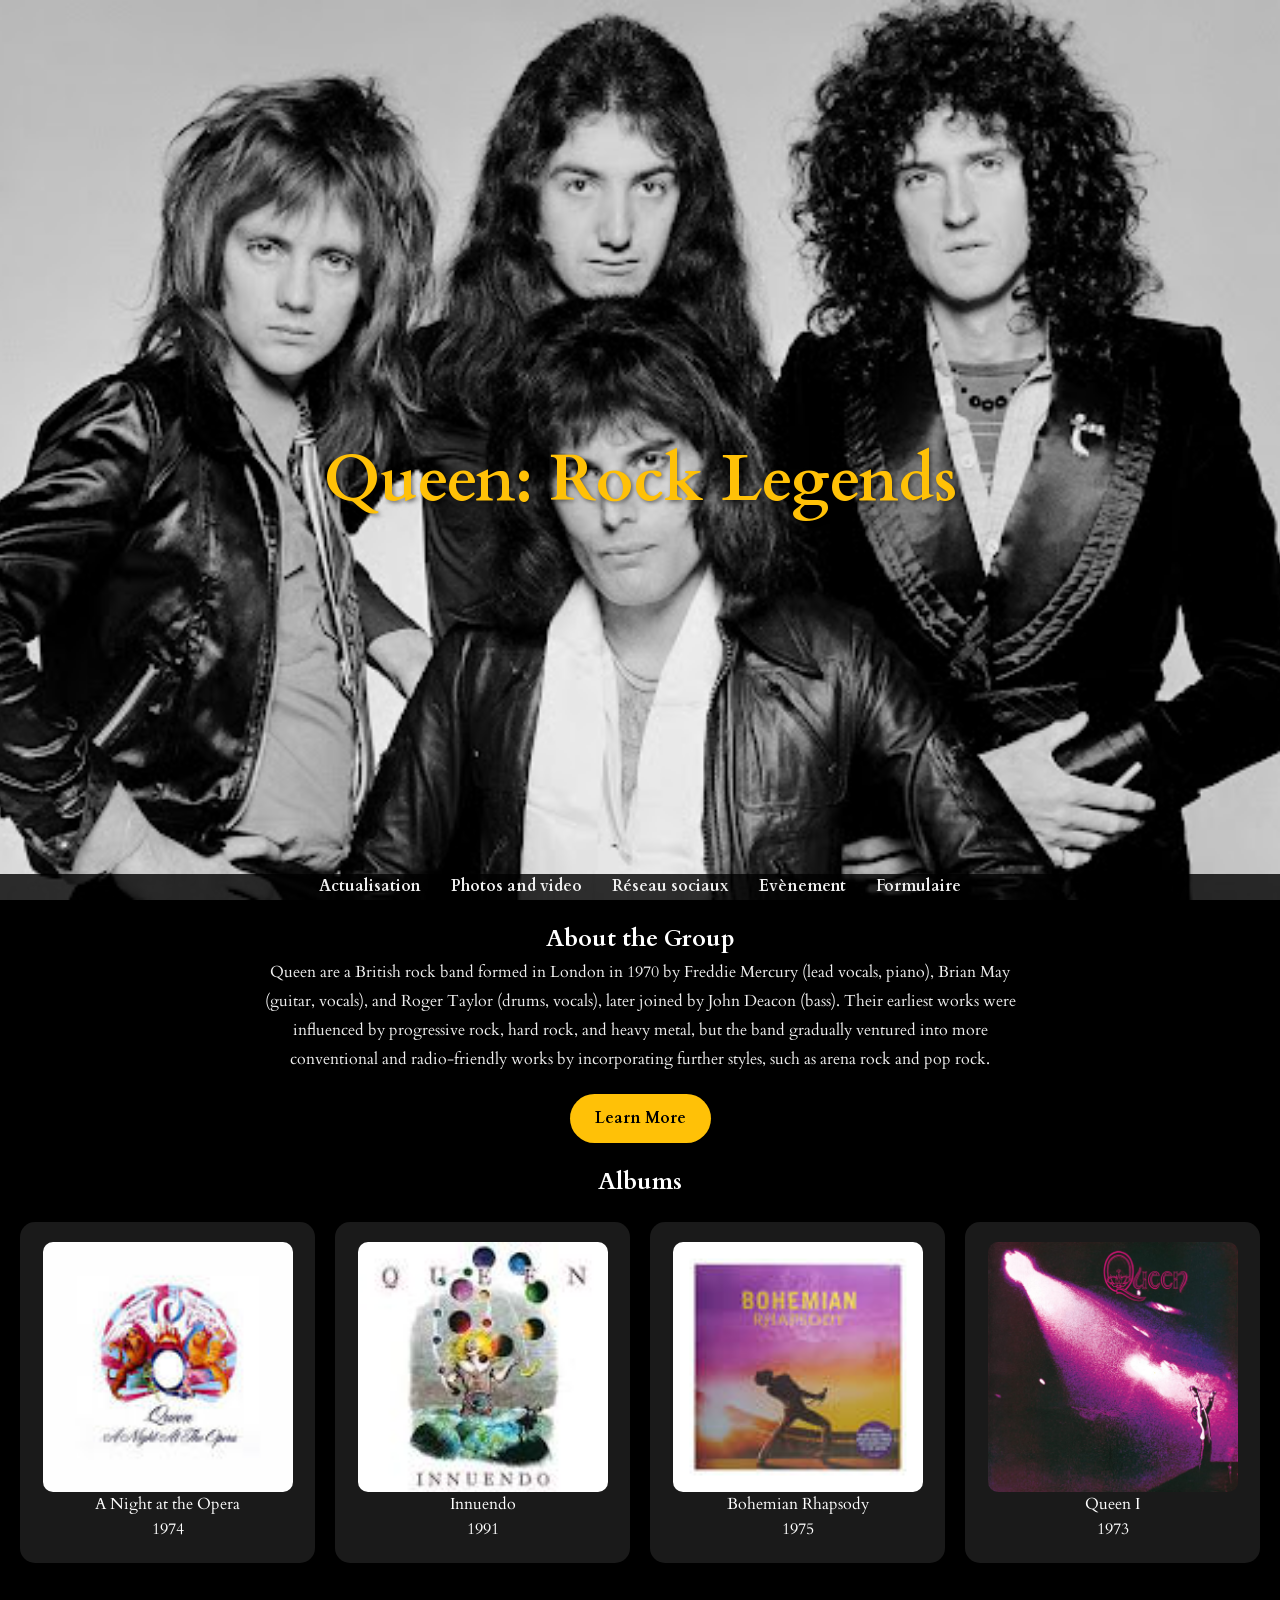
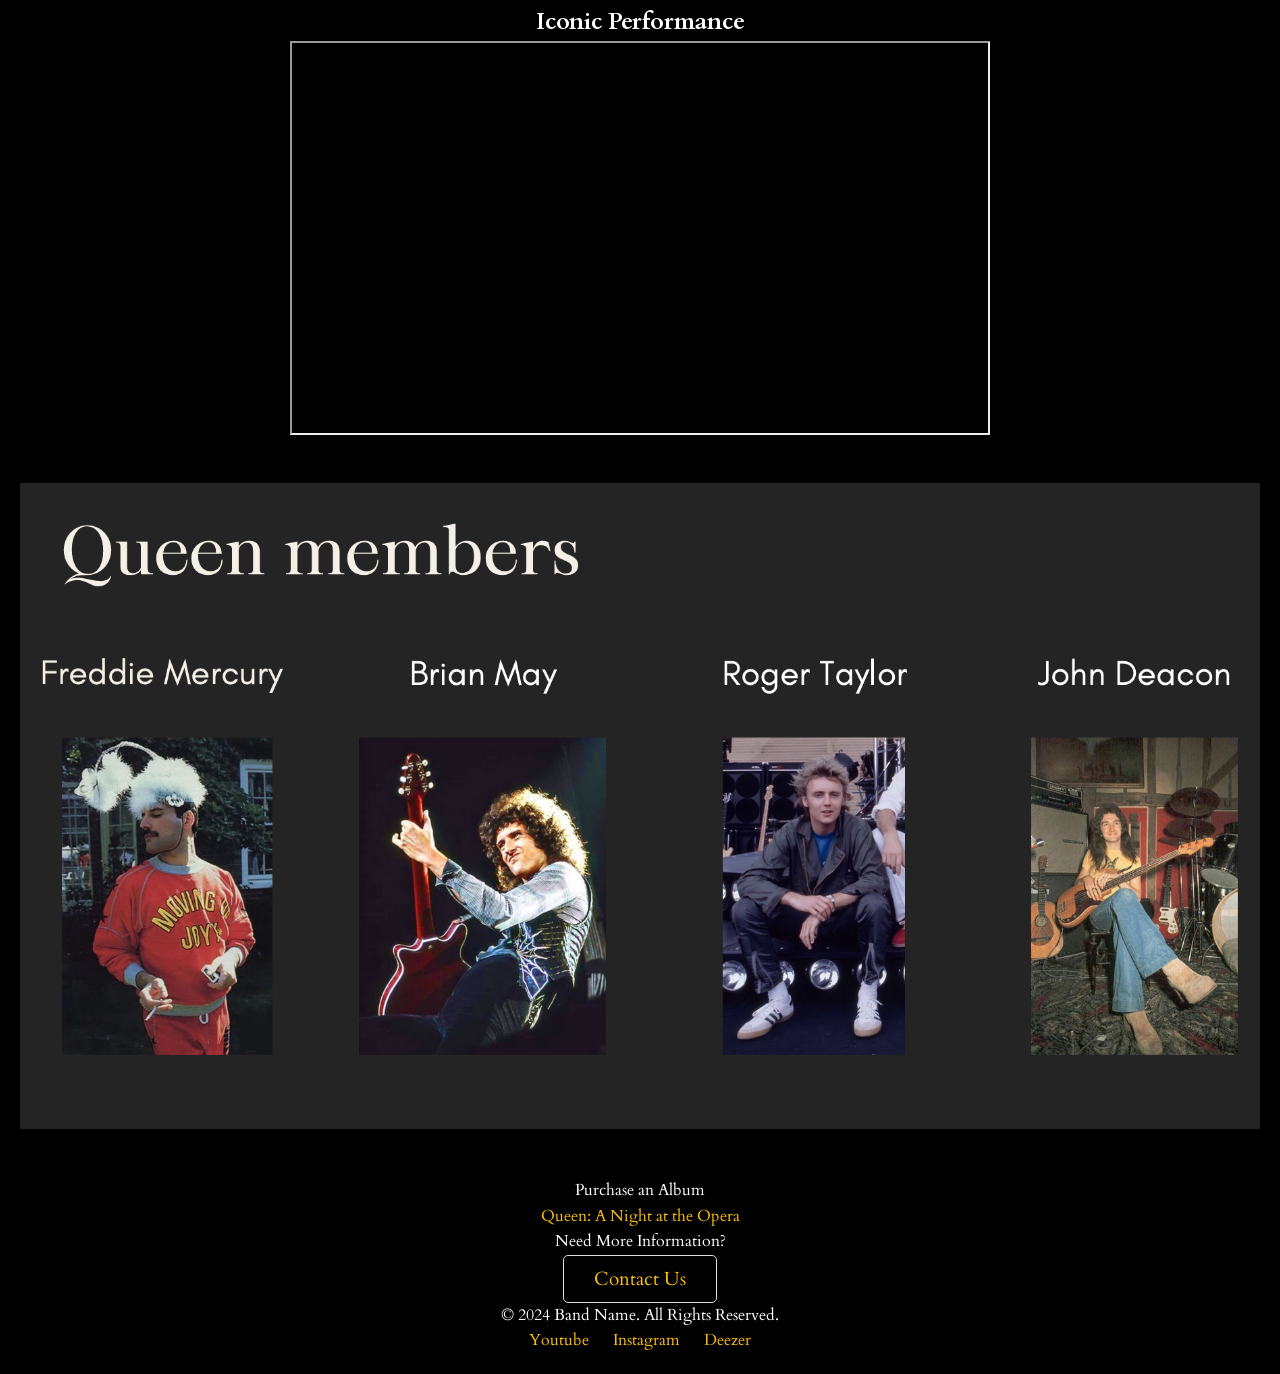
<file: index.html>
<!DOCTYPE html>
<html lang="en">
<head>
    <meta charset="UTF-8">
    <meta name="viewport" content="width=device-width, initial-scale=1.0">
    <title>Queen - Legendary Rock Band</title>
    <link rel="preconnect" href="https://fonts.googleapis.com">
    <link rel="preconnect" href="https://fonts.gstatic.com" crossorigin>
    <link href="https://fonts.googleapis.com/css2?family=Cardo:ital,wght@0,400;0,700;1,400&display=swap" rel="stylesheet">
    <link rel="stylesheet" href="./style1.css">
</head>

<body>
    <!-- Header -->
    <header class="header-section">
        <h1>Queen: Rock Legends</h1>
    </header>

    <!-- Nav -->
    <nav class="nav-container">
        <ul class="nav-links">
   
            <li><a href="./actualités.html">Actualisation</a></li>
           <li><a href="./queenphotosandvideos.html">Photos and video</a></li>
            <li><a href="./queensocialmedia.html">Réseau sociaux</a></li>
            <li><a href="./événements passés.html">Evènement</a></li>
            <li><a href="./Formulaire de conctact.html">Formulaire</a></li>
            
        </a></li>

        </ul>
    </nav>
    
    <!-- About -->
    <section class="about-section" id="about">
        <h2>About the Group</h2>
        <p>
            Queen are a British rock band formed in London in 1970 by Freddie Mercury (lead vocals, piano), Brian May (guitar, vocals), and Roger Taylor (drums, vocals), later joined by John Deacon (bass). Their earliest works were influenced by progressive rock, hard rock, and heavy metal, but the band gradually ventured into more conventional and radio-friendly works by incorporating further styles, such as arena rock and pop rock.
        </p>
        <a class="learn-more-btn" href="https://en.wikipedia.org/wiki/Queen_(band)" target="_blank" rel="noopener noreferrer">Learn More</a>
    </section>

    <section class="albums-section" id="albums">
        <h2>Albums</h2>
        <div class="albums-grid">
            <div class="album-card">
                <img src="./q.jpg" alt="A Night at the Opera Album" class="album-cover">
                <div class="album-details">
                    <p class="album-name">A Night at the Opera</p>
                    <p class="album-year">1974</p>
                </div>
            </div>
            <div class="album-card">
                <img src="./qq.jpg" alt="Innuendo Album" class="album-cover">
                <div class="album-details">
                    <p class="album-name">Innuendo</p>
                    <p class="album-year">1991</p>
                </div>
            </div>
            <div class="album-card">
                <img src="./qqqq.jpg" alt="Bohemian Rhapsody Album" class="album-cover">
                <div class="album-details">
                    <p class="album-name">Bohemian Rhapsody</p>
                    <p class="album-year">1975</p>
                </div>
            </div>
            <div class="album-card">
                <img src="./queen-1st-album-1024x1024.jpg" alt="Queen First Album" class="album-cover">
                <div class="album-details">
                    <p class="album-name">Queen I</p>
                    <p class="album-year">1973</p>
                </div>
            </div>
        </div>
    </section>

    <!-- Video  -->
    <section class="video-section" id="video">
        <h2>Iconic Performance</h2>
        <div class="video-container">
            <iframe width="420" height="345" src="https://www.youtube.com/embed/tgbNymZ7vqY">
            </iframe>
        </div>
    </section>

    <!-- Members  -->
    <section class="members-section" id="members">
        
        <img src="./Capture d'écran 2024-11-26 152830.png" alt="Members of the Group" class="members-image">
    </section>

    <!-- Footer  -->
    <footer class="site-footer">
        <p>Purchase an Album</p>
        <a href="https://www.fnac.com/a8932303/Queen-A-night-at-the-opera-Edition-limitee-Vinyle-album" target="_blank" rel="noopener noreferrer">Queen: A Night at the Opera</a>

        <div class="contact-section">
            <p>Need More Information?</p>
            <button class="contact-btn"><a href="#">Contact Us</a></button>

            <p>&copy; 2024 Band Name. All Rights Reserved.</p>
            <div class="social-links">
                <a href="https://www.youtube.com/channel/UCiMhD4jzUqG-IgPzUmmytRQ">Youtube</a>
                <a href="https://www.instagram.com/officialqueenmusic/">Instagram</a>
                <a href="https://www.deezer.com/fr/artist/412">Deezer</a>
            </div>
        </div>
    </footer>
</body>
</html>
</file>
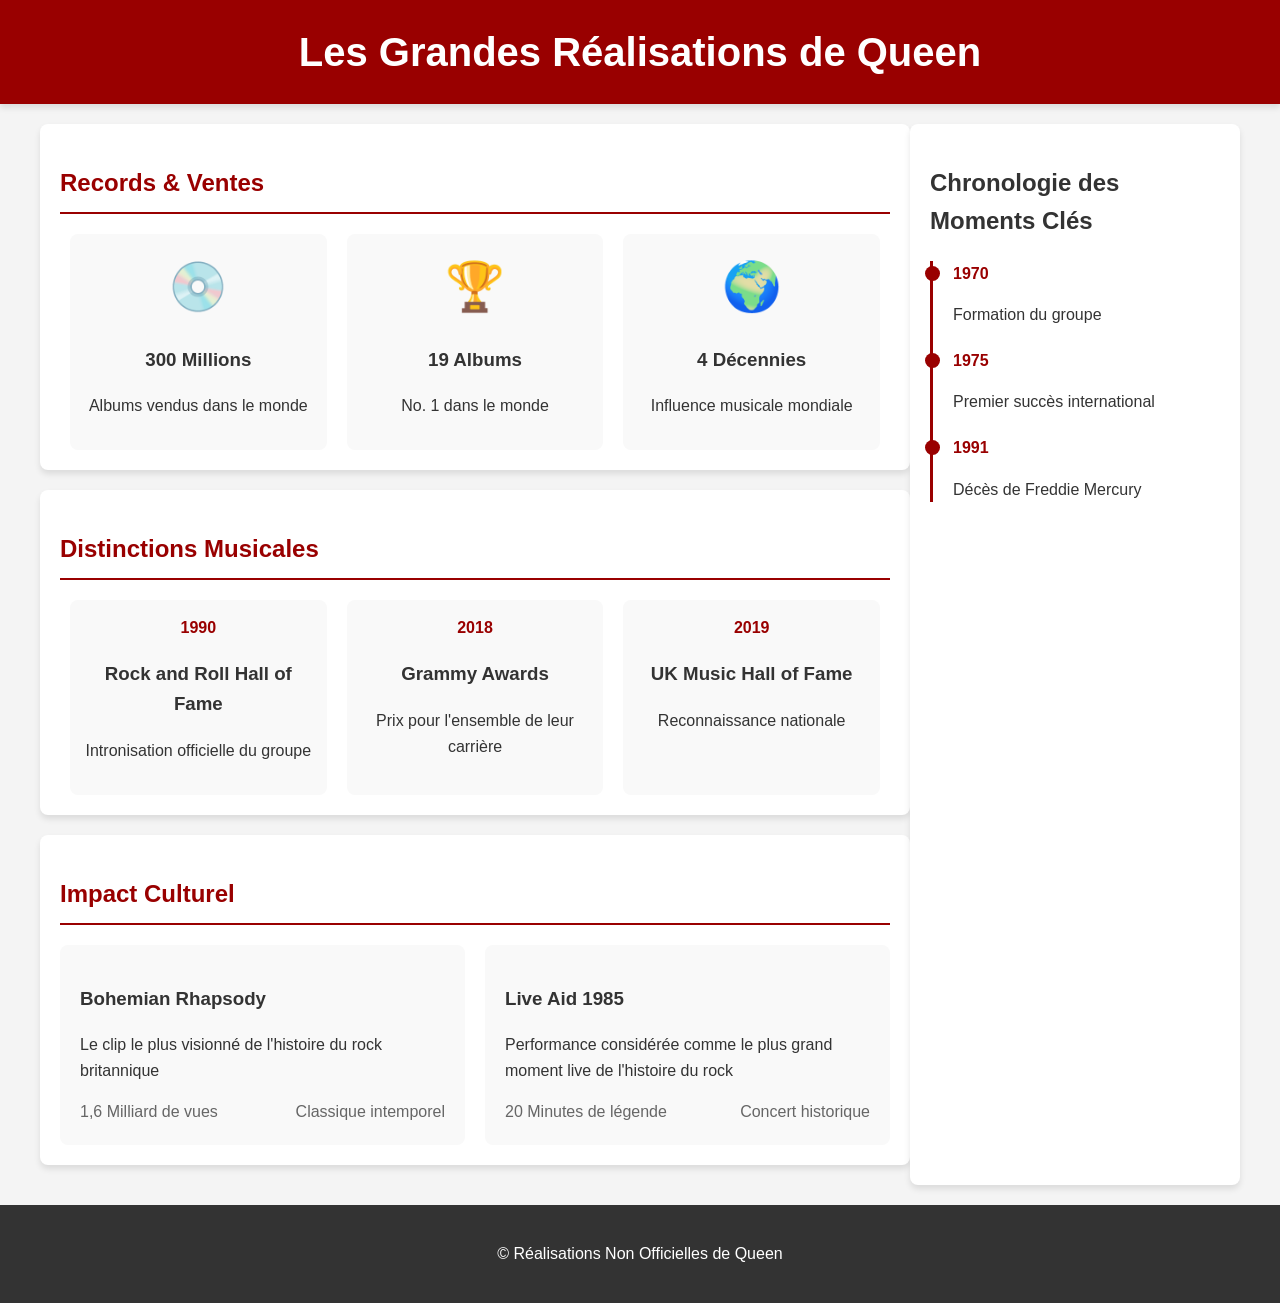
<file: actualités.html>
<!DOCTYPE html>
<html lang="fr">
<head>
    <meta charset="UTF-8">
    <title>Queen - Réalisations et Achievements</title>
    <link rel="stylesheet" href="./realisations-styles.css">
</head>
<body>
    <header>
        <h1>Les Grandes Réalisations de Queen</h1>
    </header>

    <main>
        <section class="achievements-container">
            <div class="achievement-category">
                <h2>Records & Ventes</h2>
                <div class="achievement-grid">
                    <div class="achievement-item">
                        <div class="achievement-icon">💿</div>
                        <h3>300 Millions</h3>
                        <p>Albums vendus dans le monde</p>
                    </div>
                    <div class="achievement-item">
                        <div class="achievement-icon">🏆</div>
                        <h3>19 Albums</h3>
                        <p>No. 1 dans le monde</p>
                    </div>
                    <div class="achievement-item">
                        <div class="achievement-icon">🌍</div>
                        <h3>4 Décennies</h3>
                        <p>Influence musicale mondiale</p>
                    </div>
                </div>
            </div>

            <div class="achievement-category">
                <h2>Distinctions Musicales</h2>
                <div class="achievement-list">
                    <div class="achievement-detail">
                        <span class="year">1990</span>
                        <h3>Rock and Roll Hall of Fame</h3>
                        <p>Intronisation officielle du groupe</p>
                    </div>
                    <div class="achievement-detail">
                        <span class="year">2018</span>
                        <h3>Grammy Awards</h3>
                        <p>Prix pour l'ensemble de leur carrière</p>
                    </div>
                    <div class="achievement-detail">
                        <span class="year">2019</span>
                        <h3>UK Music Hall of Fame</h3>
                        <p>Reconnaissance nationale</p>
                    </div>
                </div>
            </div>

            <div class="achievement-category">
                <h2>Impact Culturel</h2>
                <div class="cultural-impact">
                    <div class="impact-item">
                        <h3>Bohemian Rhapsody</h3>
                        <p>Le clip le plus visionné de l'histoire du rock britannique</p>
                        <div class="impact-stats">
                            <span>1,6 Milliard de vues</span>
                            <span>Classique intemporel</span>
                        </div>
                    </div>
                    <div class="impact-item">
                        <h3>Live Aid 1985</h3>
                        <p>Performance considérée comme le plus grand moment live de l'histoire du rock</p>
                        <div class="impact-stats">
                            <span>20 Minutes de légende</span>
                            <span>Concert historique</span>
                        </div>
                    </div>
                </div>
            </div>
        </section>

        <aside class="timeline">
            <h2>Chronologie des Moments Clés</h2>
            <div class="timeline-events">
                <div class="timeline-event">
                    <span class="event-year">1970</span>
                    <p>Formation du groupe</p>
                </div>
                <div class="timeline-event">
                    <span class="event-year">1975</span>
                    <p>Premier succès international</p>
                </div>
                <div class="timeline-event">
                    <span class="event-year">1991</span>
                    <p>Décès de Freddie Mercury</p>
                </div>
            </div>
        </aside>
    </main>

    <footer>
        <p>© Réalisations Non Officielles de Queen</p>
    </footer>
</body>
</html>
</file>
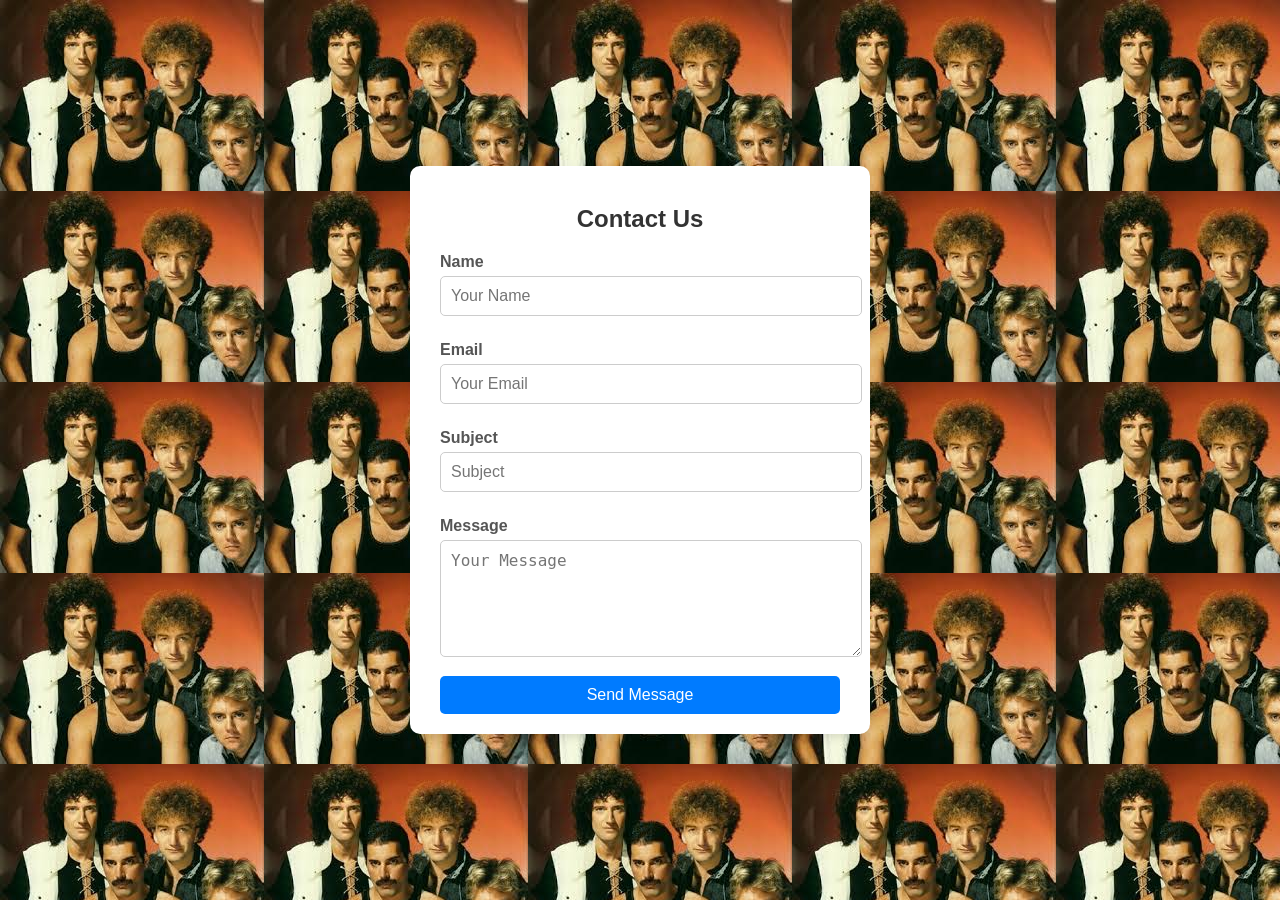
<file: Formulaire de conctact.html>
<!DOCTYPE html>
<html lang="en">
<head>
    <meta charset="UTF-8">
    <meta name="viewport" content="width=device-width, initial-scale=1.0">
    <title>Contact Form</title>
    <link rel="stylesheet" href="./formulaire de conctact.css">
</head>
<body>
    <div class="form-container">
        <h2>Contact Us</h2>
        <form action="submit_form.php" method="post">
            <label for="name">Name</label>
            <input type="text" id="name" name="name" placeholder="Your Name" required>
            <span></span>
            <span></span>
            <span></span>
            
            <label for="email">Email</label>
            <input type="email" id="email" name="email" placeholder="Your Email" required>
            
            <label for="subject">Subject</label>
            <input type="text" id="subject" name="subject" placeholder="Subject" required>
            
            <label for="message">Message</label>
            <textarea id="message" name="message" placeholder="Your Message" rows="5" required></textarea>
            
            <button type="submit">Send Message</button>
        </form>
    </div>
</body>
</html>
</file>
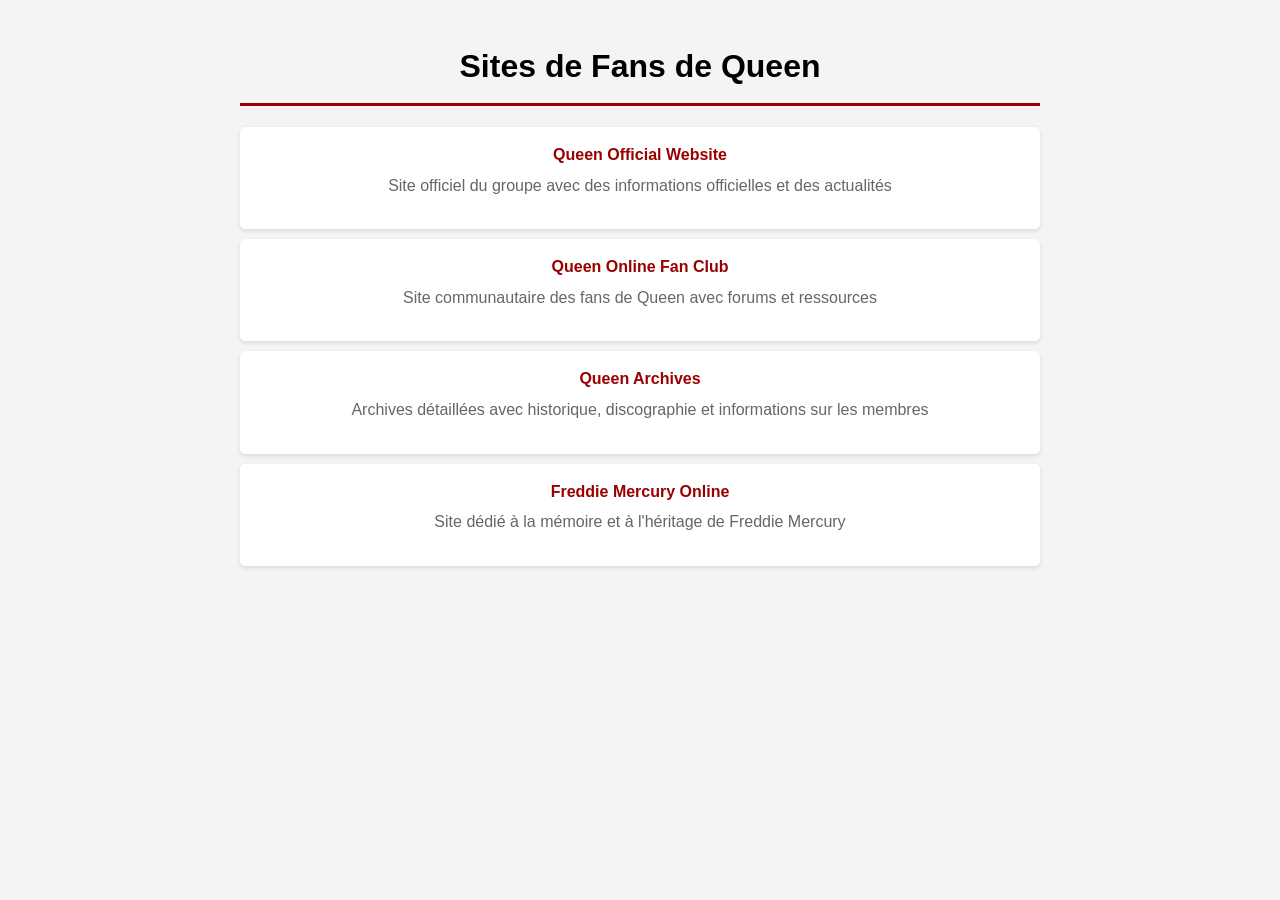
<file: queenotherfanwebsite.html>
<!DOCTYPE html>
<html lang="fr">
<head>
    <meta charset="UTF-8">
    <title>Sites de Fans de Queen</title>
    <link rel="stylesheet" href="./queenotherfanwebsite.css">
</head>
<body>
    <h1>Sites de Fans de Queen</h1>
    <ul class="fan-sites">
        <li>
            <a href="https://queenonline.com/" target="_blank">Queen Official Website</a>
            <p class="site-description">Site officiel du groupe avec des informations officielles et des actualités</p>
        </li>
        <li>
            <a href="https://queenfrancefanclub.fr/" target="_blank">Queen Online Fan Club</a>
            <p class="site-description">Site communautaire des fans de Queen avec forums et ressources</p>
        </li>
        <li>
            <a href="https://queenfanforever.com/" target="_blank">Queen Archives</a>
            <p class="site-description">Archives détaillées avec historique, discographie et informations sur les membres</p>
        </li>
        <li>
            <a href="https://freddiemercuryforever.fr/" target="_blank">Freddie Mercury Online</a>
            <p class="site-description">Site dédié à la mémoire et à l'héritage de Freddie Mercury</p>
        </li>
    </ul>
</body>
</html>
</file>
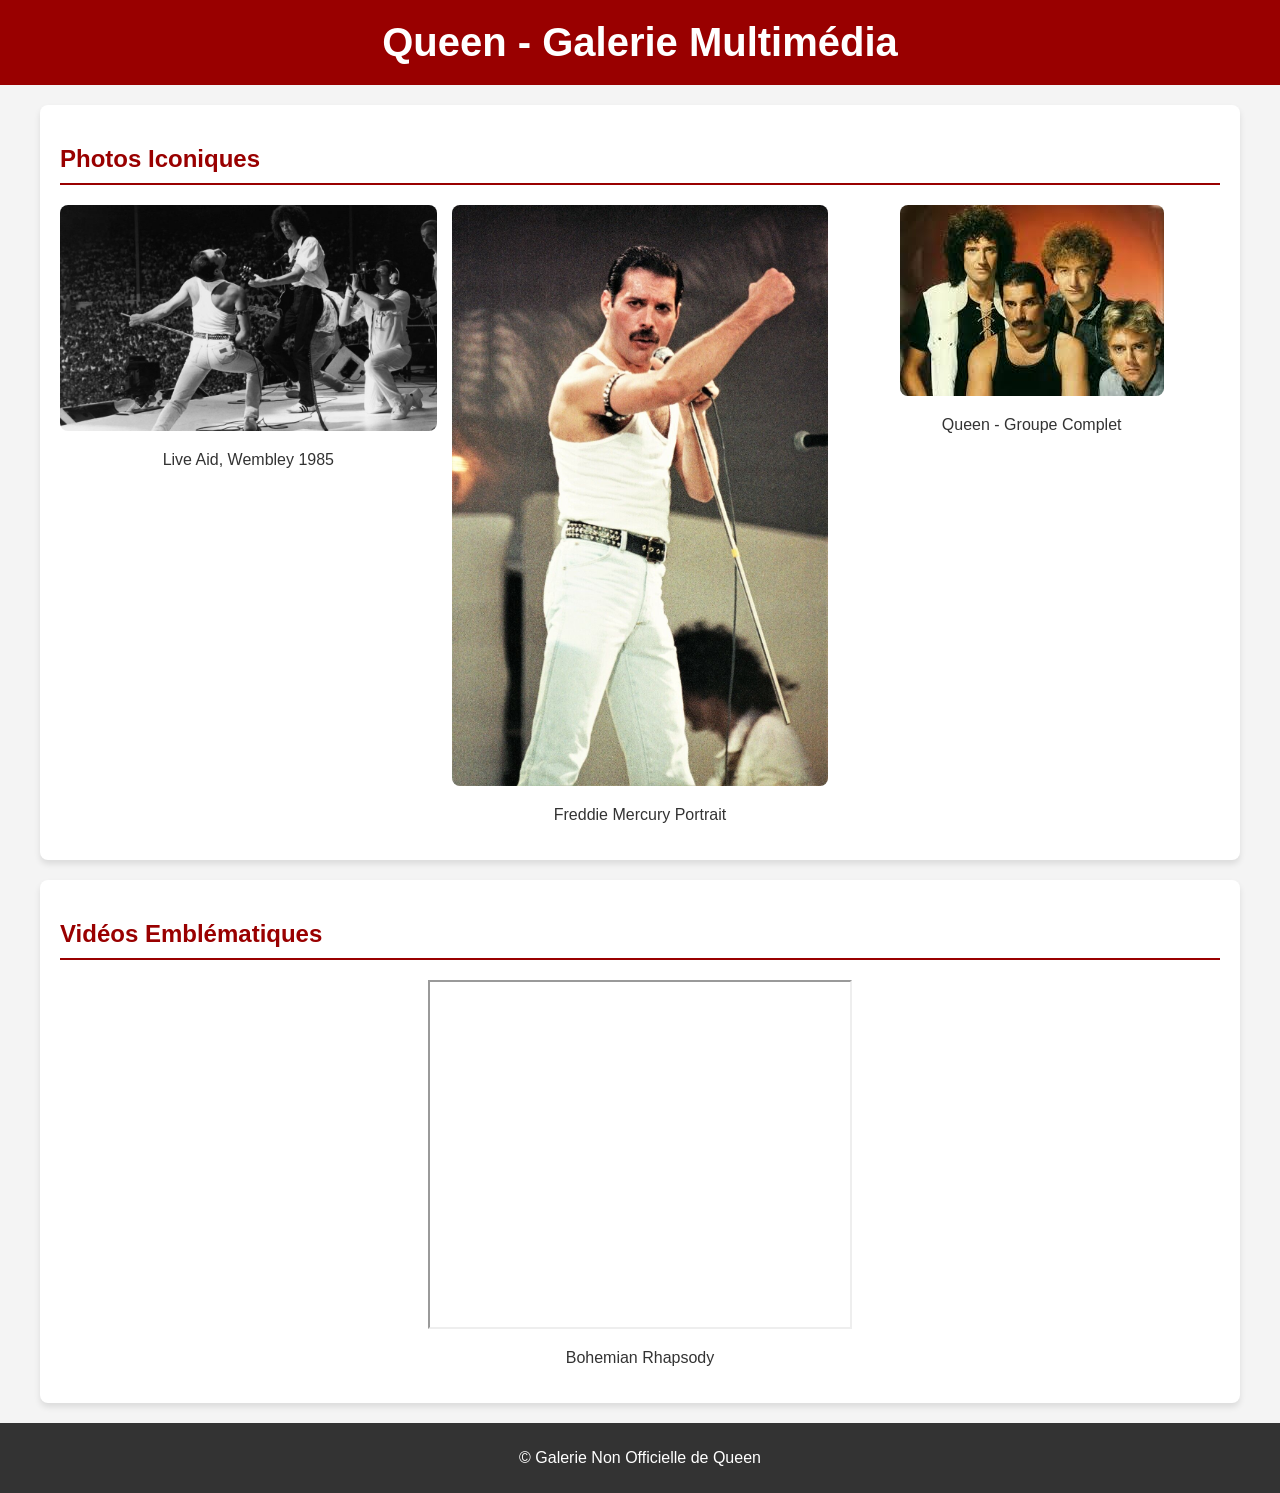
<file: queenphotosandvideos.html>
<!DOCTYPE html>
<html lang="fr">
<head>
    <meta charset="UTF-8">
    <title>Queen - Photos et Vidéos</title>
    <link rel="stylesheet" href="./queenphotosandvideos.css">
</head>
<body>
    <header>
        <h1>Queen - Galerie Multimédia</h1>
    </header>
    
    <main>
        <section class="photos">
            <h2>Photos Iconiques</h2>
            <div class="gallery">
                <div class="gallery-item">
                    <img src="./live-aid-web-optimised-1000.jpg" alt="Queen au Live Aid 1985">
                    <p>Live Aid, Wembley 1985</p>
                </div>
                <div class="gallery-item">
                    <img src="./freddie.jpg" alt="Freddie Mercury portrait">
                    <p>Freddie Mercury Portrait</p>
                </div>
                <div class="gallery-item">
                    <img src="./télécharger (2).jpg" alt="Groupe Queen complet">
                    <p>Queen - Groupe Complet</p>
                </div>
            </div>
        </section>

        <section class="videos">
            <h2>Vidéos Emblématiques</h2>
            <div class="video-container">
                <div class="video-item">
                    <iframe width="420" height="345" src="https://www.youtube.com/embed/tgbNymZ7vqY">
                    </iframe>
                    <p>Bohemian Rhapsody </p>
            
        </section>
    </main>

    <footer>
        <p>© Galerie Non Officielle de Queen</p>
    </footer>
</body>
</html>
</file>
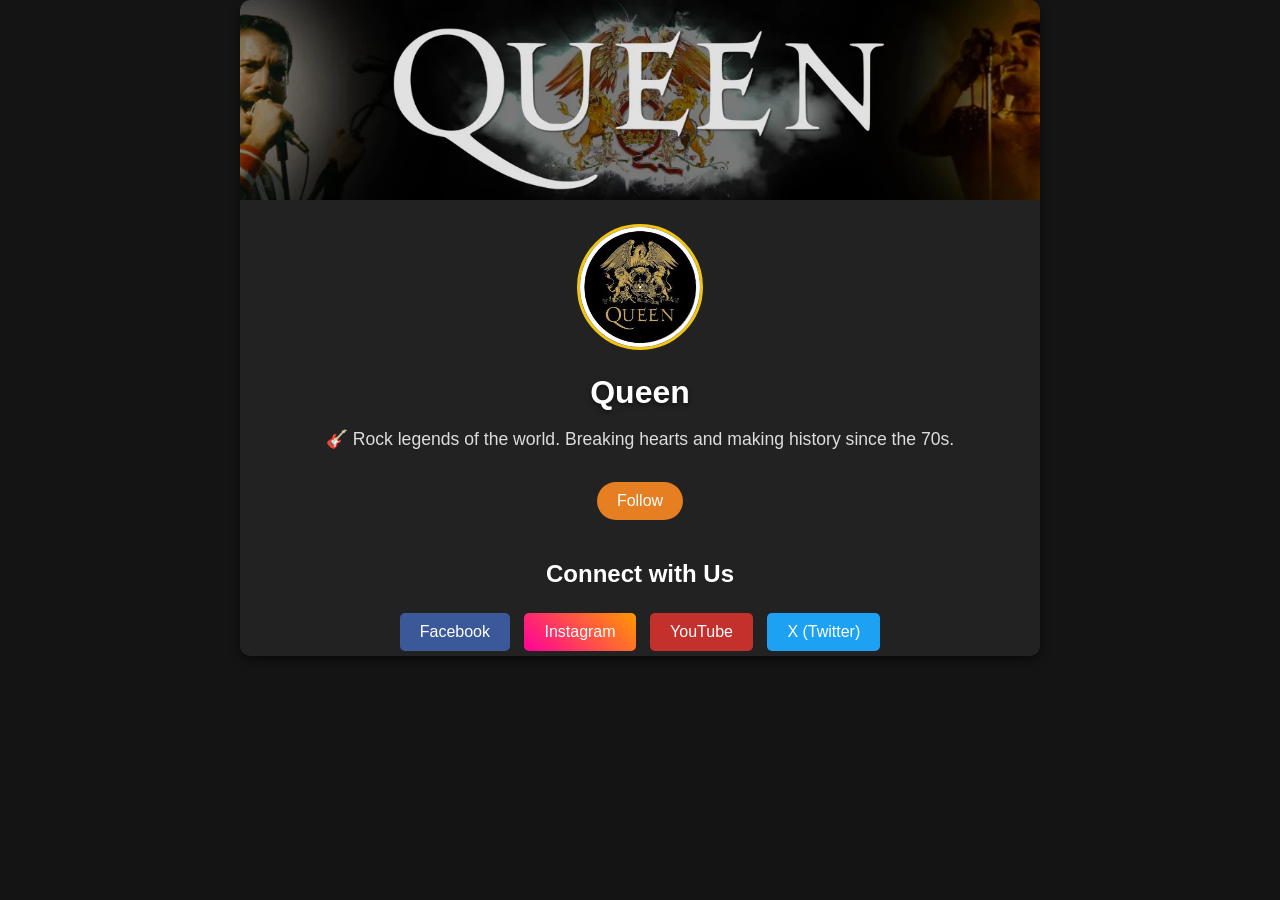
<file: queensocialmedia.html>
<!DOCTYPE html>
<html lang="en">
<head>
    <meta charset="UTF-8">
    <meta name="viewport" content="width=device-width, initial-scale=1.0">
    <title>Queen Band Social Media</title>
    <link rel="stylesheet" href="./queensocialmedia.css">
</head>
<body>
    <div class="band-container">
        <header class="band-header">
            <div class="banner">
                <img src="./queen-band-t-shirts.webp" alt="Queen Banner">
            </div>
            <div class="profile">
                <img src="./logo.jpg" alt="Queen Logo" class="profile-pic">
                <h1>Queen</h1>
                <p>🎸 Rock legends of the world. Breaking hearts and making history since the 70s.</p>
                <button class="follow-btn">Follow</button>
            </div>
        </header>

   
            <section class="social-links">
                <h2>Connect with Us</h2>
                <div class="links">
                    <a href="https://www.facebook.com/Queen/?locale=fr_FR" class="social-btn fb">Facebook</a>
                    <a href="https://www.instagram.com/officialqueenmusic/" class="social-btn ig">Instagram</a>
                    <a href="https://www.youtube.com/user/queenofficial" class="social-btn yt">YouTube</a>
                    <a href="https://x.com/QueenWillRock/status/1681950980550672384?mx=2" class="social-btn tw"> X (Twitter)</a>
                </div>
            </section>
        </main>
    </div>
</body>
</html>
</file>
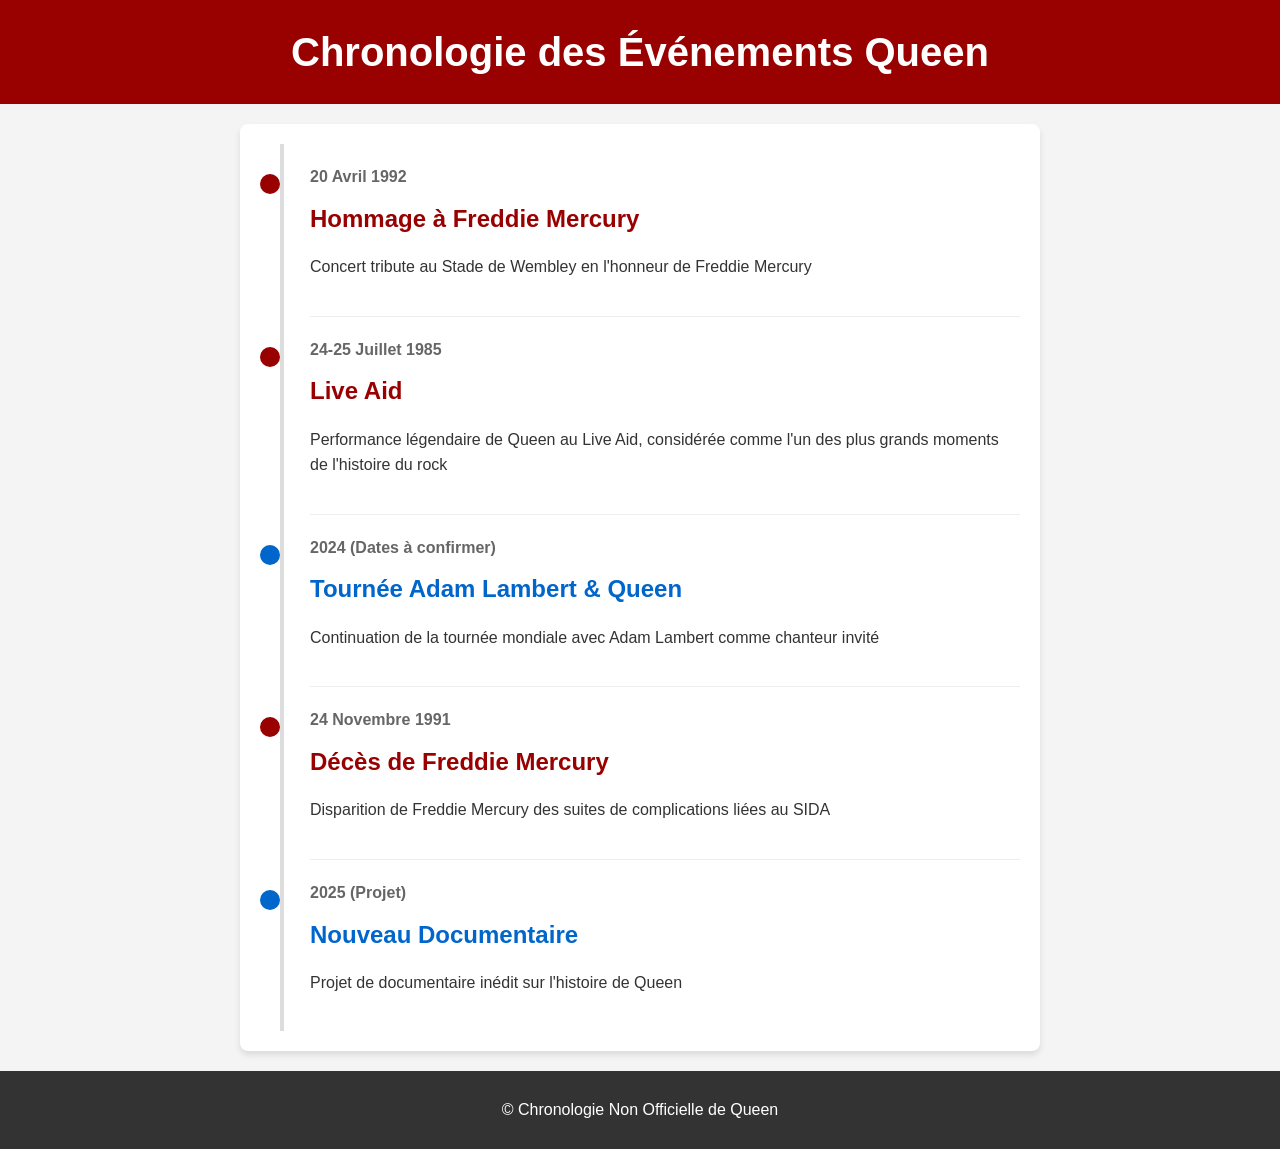
<file: événements passés.html>
<!DOCTYPE html>
<html lang="fr">
<head>
    <meta charset="UTF-8">
    <title>Queen - Événements</title>
    <link rel="stylesheet" href="./événements passés.css">
</head>
<body>
    <header>
        <h1>Chronologie des Événements Queen</h1>
    </header>

    <main>
        <section class="events-container">
            <div class="events-timeline">
                <div class="event past">
                    <div class="event-date">20 Avril 1992</div>
                    <div class="event-details">
                        <h2>Hommage à Freddie Mercury</h2>
                        <p>Concert tribute au Stade de Wembley en l'honneur de Freddie Mercury</p>
                    </div>
                </div>

                <div class="event past">
                    <div class="event-date">24-25 Juillet 1985</div>
                    <div class="event-details">
                        <h2>Live Aid</h2>
                        <p>Performance légendaire de Queen au Live Aid, considérée comme l'un des plus grands moments de l'histoire du rock</p>
                    </div>
                </div>

                <div class="event upcoming">
                    <div class="event-date">2024 (Dates à confirmer)</div>
                    <div class="event-details">
                        <h2>Tournée Adam Lambert & Queen</h2>
                        <p>Continuation de la tournée mondiale avec Adam Lambert comme chanteur invité</p>
                    </div>
                </div>

                <div class="event past">
                    <div class="event-date">24 Novembre 1991</div>
                    <div class="event-details">
                        <h2>Décès de Freddie Mercury</h2>
                        <p>Disparition de Freddie Mercury des suites de complications liées au SIDA</p>
                    </div>
                </div>

                <div class="event upcoming">
                    <div class="event-date">2025 (Projet)</div>
                    <div class="event-details">
                        <h2>Nouveau Documentaire</h2>
                        <p>Projet de documentaire inédit sur l'histoire de Queen</p>
                    </div>
                </div>
            </div>
        </section>
    </main>

    <footer>
        <p>© Chronologie Non Officielle de Queen</p>
    </footer>
</body>
</html>
</file>
<file: style1.css>
* {
    box-sizing: border-box;
    margin: 0;
    padding: 0;
    font-family:'Cardo',serif;
}

:root {
    --primary-color: #ffc107;
    --secondary-color: #000;
    --light-text-color: #f0f0f0;
    --text-color: #fff;
}

body {
    font-family: Arial, sans-serif;
    color: var(--text-color);
    background-color: #000;
    line-height: 1.6;
}

.container {
    max-width: 1200px;
    margin: 0 auto;
    padding: 0 15px;
}

.nav-container {
    background-color: rgba(0, 0, 0, 0.8);
    position: absolute;
    width: 100%; 
    bottom: 0px;
    
}

.nav-links {
    list-style: none;
    display: flex;
    justify-content: center;
    margin: 0;
}

.nav-links li {
    margin: 0 15px;
}

.nav-links a {
    text-decoration: none;
    color: var(--light-text-color);
    font-weight: bold;
    transition: color 0.3s ease;
}

.nav-links a:hover {
    color: var(--primary-color);
}


.header-section {
    background: url('./unnamed.jpg') no-repeat center center;
    background-size: cover;
    height: 100vh;
    display: flex;
    flex-direction: column;
    justify-content: center;
    align-items: center;
    text-align: center;
    padding-top: 60px;
}

.header-section h1 {
    font-size: 4rem;
    color: var(--primary-color);
    text-shadow: 2px 2px 4px rgba(0,0,0,0.5);
}


.section {
    padding: 60px 0;
    text-align: center;
}

.section-title {
    color: var(--primary-color);
    margin-bottom: 30px;
}

.cardo-regular {
    font-family: "Cardo", serif;
    font-weight: 400;
    font-style: normal;
  }
  
  .cardo-bold {
    font-family: "Cardo", serif;
    font-weight: 700;
    font-style: normal;
  }
  
  .cardo-regular-italic {
    font-family: "Cardo", serif;
    font-weight: 400;
    font-style: italic;
  }
  



.about-section {
    max-width: 800px;
    margin: 0 auto;
    padding: 20px;
    text-align: center;
}

.about-section p {
    color: var(--light-text-color);
    line-height: 1.8;
    text-align: center;
}

.learn-more-btn {
    display: inline-block;
    background-color: var(--primary-color);
    color: var(--secondary-color);
    padding: 12px 25px;
    border-radius: 50px;
    text-decoration: none;
    font-weight: bold;
    margin-top: 20px;
    transition: all 0.3s ease;
    text-align: center;
}

.learn-more-btn:hover {
    transform: translateY(-3px);
    box-shadow: 0 5px 15px rgba(255, 193, 7, 0.4);
}


.albums-grid {
    display: grid;
    grid-template-columns: repeat(auto-fit, minmax(250px, 1fr));
    gap: 20px;
    padding: 20px;
}

.albums-section{

    text-align: center;
}

.album-card {
    background-color: rgba(255, 255, 255, 0.1);
    border-radius: 15px;
    padding: 20px;
    display: flex;
    flex-direction: column;
    align-items: center;
    transition: transform 0.3s ease;
}

.album-card:hover {
    transform: scale(1.05);
}

.album-cover {
    width: 250px;
    height: 250px;
    border-radius: 10px;
    object-fit: cover;
}

.video-section {
    text-align: center;
    padding: 20px;
}

.video-container {
    max-width: 700px;
    margin: 0 auto;
    aspect-ratio: 16/9;
}

.video-container iframe {
    width: 100%;
    height: 100%;
}


.members-section {
    text-align: center;
    padding: 20px;
}

.members-image {
    max-width: 100%;
    height: auto;
}

/* Footer */
.site-footer {
    background-color: rgba(0, 0, 0, 0.9);
    color: var(--text-color);
    text-align: center;
    padding: 20px;
}

button.contact-btn {
    background-color: black;
    color: #f0f0f0; 
    border: 1px solid #ddd; 
    padding: 10px 20px;
    border-radius: 5px;
    font-size: 1.2em;
    cursor: pointer;
    text-align: center;
    text-decoration: none;
}

button.contact-btn:hover {
    background-color: #000000; 
}

.site-footer a {
    color: var(--primary-color);
    text-decoration: none;
    margin: 0 10px;
}


@media screen and (max-width: 768px) {
    .nav-links {
        flex-direction: column;
        align-items: center;
    }
    .nav-links li {
        margin: 10px 0;
    }
    .header-section h1 {
        font-size: 2.5rem;
    }
    .albums-grid {
        grid-template-columns: 1fr;
    }
}
</file>
<file: realisations-styles.css>
body {
    font-family: 'Arial', sans-serif;
    background-color: #f4f4f4;
    margin: 0;
    padding: 0;
    color: #333;
    line-height: 1.6;
}

header {
    background-color: #900;
    color: white;
    text-align: center;
    padding: 20px 0;
    box-shadow: 0 4px 6px rgba(0,0,0,0.1);
}

h1 {
    margin: 0;
    font-size: 2.5em;
}

main {
    display: flex;
    max-width: 1200px;
    margin: 20px auto;
  
}

.achievements-container {
    flex: 3;
}

.achievement-category {
    background-color: white;
    border-radius: 8px;
    box-shadow: 0 4px 6px rgba(0,0,0,0.1);
    padding: 20px;
    margin-bottom: 20px;
}

.achievement-category h2 {
    color: #900;
    border-bottom: 2px solid #900;
    padding-bottom: 10px;
}

.achievement-grid {
    display: flex;
    justify-content: space-between;
    text-align: center;
}

.achievement-item {
    flex: 1;
    padding: 15px;
    margin: 0 10px;
    background-color: #f9f9f9;
    border-radius: 8px;
}

.achievement-icon {
    font-size: 3em;
    margin-bottom: 10px;
}

.achievement-list {
    display: flex;
    justify-content: space-between;
}

.achievement-detail {
    flex: 1;
    text-align: center;
    padding: 15px;
    background-color: #f9f9f9;
    border-radius: 8px;
    margin: 0 10px;
}

.year {
    display: block;
    color: #900;
    font-weight: bold;
    margin-bottom: 10px;
}

.cultural-impact {
    display: flex;
    gap: 20px;
}

.impact-item {
    flex: 1;
    background-color: #f9f9f9;
    padding: 20px;
    border-radius: 8px;
}

.impact-stats {
    display: flex;
    justify-content: space-between;
    margin-top: 15px;
    color: #666;
}

.timeline {
    flex: 1;
    background-color: white;
    border-radius: 8px;
    box-shadow: 0 4px 6px rgba(0,0,0,0.1);
    padding: 20px;
}

.timeline-events {
    position: relative;
    padding-left: 20px;
    border-left: 3px solid #900;
}

.timeline-event {
    margin-bottom: 20px;
    position: relative;
}

.timeline-event::before {
    content: '';
    position: absolute;
    left: -28px;
    top: 5px;
    width: 15px;
    height: 15px;
    background-color: #900;
    border-radius: 50%;
}

.event-year {
    display: block;
    color: #900;
    font-weight: bold;
    margin-bottom: 5px;
}

footer {
    background-color: #333;
    color: white;
    text-align: center;
    padding: 20px 0;
}

@media (max-width: 768px) {
    main {
        flex-direction: column;
    }

    .achievement-grid,
    .achievement-list,
    .cultural-impact {
        flex-direction: column;
    }

    .achievement-item,
    .achievement-detail,
    .impact-item {
        margin: 10px 0;
    }
}
</file>
<file: formulaire de conctact.css>
/* styles.css */
body {
    font-family: Arial, sans-serif;
    background: url("./télécharger\ \(2\).jpg");
    margin: 0;
    padding: 0;
    display: flex;
    justify-content: center;
    align-items: center;
    height: 100vh;

}

.form-container {
    background: #fff;
    padding: 20px 30px;
    border-radius: 10px;
    box-shadow: 0 4px 10px rgba(0, 0, 0, 0.1);
    max-width: 400px;
    width: 100%;
}

h2 {
    margin-bottom: 20px;
    color: #333;
    text-align: center;
}

label {
    display: block;
    margin: 10px 0 5px;
    font-weight: bold;
    color: #555;
}

input, textarea {
    width: 100%;
    padding: 10px;
    margin-bottom: 15px;
    border: 1px solid #ccc;
    border-radius: 5px;
    font-size: 16px;
    color: #333;
}

input:focus, textarea:focus {
    border-color: #007BFF;
    outline: none;
}

button {
    width: 100%;
    padding: 10px 15px;
    background-color: #007BFF;
    border: none;
    color: #fff;
    font-size: 16px;
    border-radius: 5px;
    cursor: pointer;
    transition: background-color 0.3s;
}

button:hover {
    background-color: #0056b3;
}
</file>
<file: queenotherfanwebsite.css>
body {
    font-family: Arial, sans-serif;
    max-width: 800px;
    margin: 0 auto;
    padding: 20px;
    background-color: #f4f4f4;
    line-height: 1.6;
    text-align: center;
}

h1 {
    color: #000;
    text-align: center;
    border-bottom: 3px solid #900;
    padding-bottom: 10px;
}

.fan-sites {
    list-style-type: none;
    padding: 0;
}

.fan-sites li {
    background-color: #fff;
    margin-bottom: 10px;
    padding: 15px;
    border-radius: 5px;
    box-shadow: 0 2px 5px rgba(0,0,0,0.1);
}

.fan-sites a {
    color: #900;
    text-decoration: none;
    font-weight: bold;
}

.fan-sites a:hover {
    text-decoration: underline;
}

.site-description {
    color: #666;
    margin-top: 5px;
}
</file>
<file: queenphotosandvideos.css>
body {
    font-family: 'Arial', sans-serif;
    background-color: #f4f4f4;
    margin: 0;
    padding: 0;
    color: #333;
}

header {
    background-color: #900;
    color: white;
    text-align: center;
    padding: 20px 0;
}

h1 {
    margin: 0;
    font-size: 2.5em;
}

main {
    max-width: 1200px;
    margin: 20px auto;
    padding: 0 15px;
}

.photos, .videos {
    background-color: white;
    border-radius: 8px;
    padding: 20px;
    margin-bottom: 20px;
    box-shadow: 0 4px 6px rgba(0,0,0,0.1);
}

h2 {
    color: #900;
    border-bottom: 2px solid #900;
    padding-bottom: 10px;
}

.gallery {
    display: flex;
    justify-content: space-between;
    gap: 15px;
    width: auto;
}

.gallery-item {
    flex: 1;
    text-align: center;
    
}

.gallery-item img {
    max-width: 100%;
    border-radius: 8px;
    transition: transform 0.3s ease;
}

.gallery-item img:hover {
    transform: scale(1.05);
}

.video-container {
    display: flex;
    justify-content: space-between;
    gap: 15px;
}

.video-item {
    flex: 1;
    text-align: center;
}

.video-placeholder {
    background-color: #ddd;
    height: 200px;
    display: flex;
    align-items: center;
    justify-content: center;
    border-radius: 8px;
    color: #666;
    font-weight: bold;
}

footer {
    background-color: #333;
    color: white;
    text-align: center;
    padding: 10px 0;
}
</file>
<file: queensocialmedia.css>
body {
    font-family: 'Arial', sans-serif;
    margin: 0;
    padding: 0;
    background-color: #141414;
    color: #ffffff;
}

.band-container {
    max-width: 800px;
    margin: 0 auto;
    overflow: hidden;
    background-color: #222;
    border-radius: 10px;
    box-shadow: 0 4px 10px rgba(0, 0, 0, 0.5);
}

.band-header .banner img {
    width: 100%;
    height: 200px;
    object-fit: cover;
    border-top-left-radius: 10px;
    border-top-right-radius: 10px;
}

.band-header .profile {
    text-align: center;
    padding: 20px;
}

.band-header .profile-pic {
    width: 120px;
    height: 120px;
    border-radius: 50%;
    margin-bottom: 10px;
    border: 3px solid #f1c40f;
}

.band-header h1 {
    margin: 10px 0;
    font-size: 2rem;
    font-weight: bold;
    text-shadow: 0 2px 5px rgba(0, 0, 0, 0.5);
}

.band-header p {
    font-size: 1.1rem;
    color: #ddd;
}

.follow-btn {
    background-color: #e67e22;
    color: #fff;
    border: none;
    padding: 10px 20px;
    font-size: 1rem;
    border-radius: 20px;
    cursor: pointer;
    margin-top: 15px;
    transition: background 0.3s;
   
}

.follow-btn:hover {
    background-color: #d35400;
}

.band-content {
    padding: 20px;
}



.social-links{
    text-align: center;
}

.social-btn {
    display: inline-block;
    margin: 5px;
    padding: 10px 20px;
    text-decoration: none;
    font-size: 1rem;
    color: #fff;
    border-radius: 5px;
    transition: background 0.3s;
}

.social-btn.fb {
    background-color: #3b5998;
}

.social-btn.ig {
    background: linear-gradient(45deg, #ff0099, #ff9900);
}

.social-btn.yt {
    background-color: #c4302b;
}

.social-btn.tw {
    background-color: #1da1f2;
}

.social-btn:hover {
    opacity: 0.8;
}
</file>
<file: événements passés.css>
body {
    font-family: 'Arial', sans-serif;
    background-color: #f4f4f4;
    margin: 0;
    padding: 0;
    color: #333;
    line-height: 1.6;
}

header {
    background-color: #900;
    color: white;
    text-align: center;
    padding: 20px 0;
}

h1 {
    margin: 0;
    font-size: 2.5em;
}

main {
    max-width: 800px;
    margin: 20px auto;
    padding: 0 15px;
}

.events-container {
    background-color: white;
    border-radius: 8px;
    box-shadow: 0 4px 6px rgba(0,0,0,0.1);
    padding: 20px;
}

.events-timeline {
    position: relative;
    padding-left: 50px;
}

.events-timeline::before {
    content: '';
    position: absolute;
    left: 20px;
    top: 0;
    bottom: 0;
    width: 4px;
    background-color: #ddd;
}

.event {
    position: relative;
    padding: 20px 0;
    border-bottom: 1px solid #eee;
}

.event:last-child {
    border-bottom: none;
}

.event::before {
    content: '';
    position: absolute;
    left: -50px;
    top: 30px;
    width: 20px;
    height: 20px;
    border-radius: 50%;
}

.event.past::before {
    background-color: #900;
}

.event.upcoming::before {
    background-color: #0066cc;
}

.event-date {
    font-weight: bold;
    color: #666;
    margin-bottom: 10px;
}

.event-details h2 {
    margin: 0 0 10px 0;
    color: #333;
}

.event.past .event-details h2 {
    color: #900;
}

.event.upcoming .event-details h2 {
    color: #0066cc;
}

footer {
    background-color: #333;
    color: white;
    text-align: center;
    padding: 10px 0;
    margin-top: 20px;
}

/* Responsive Design */
@media (max-width: 600px) {
    .events-timeline {
        padding-left: 30px;
    }
    
    .event::before {
        left: -40px;
    }
}
</file>
